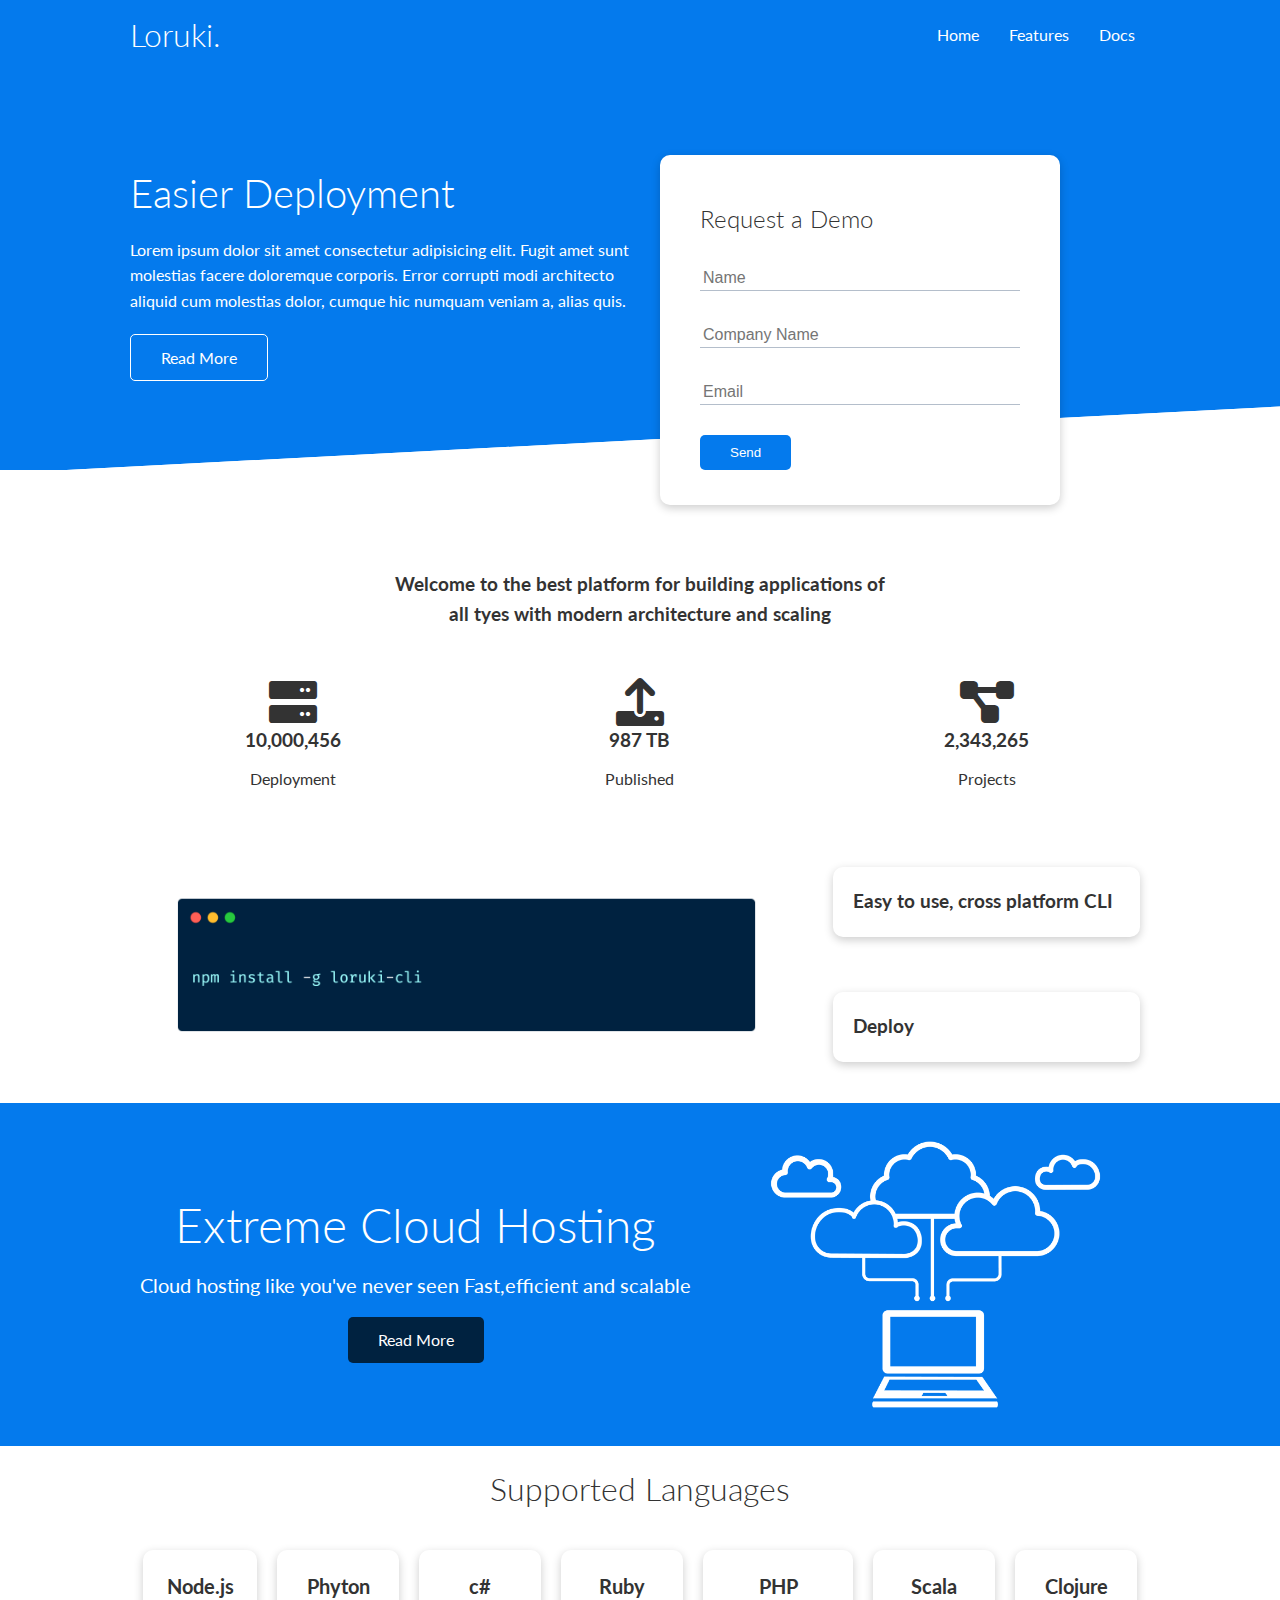
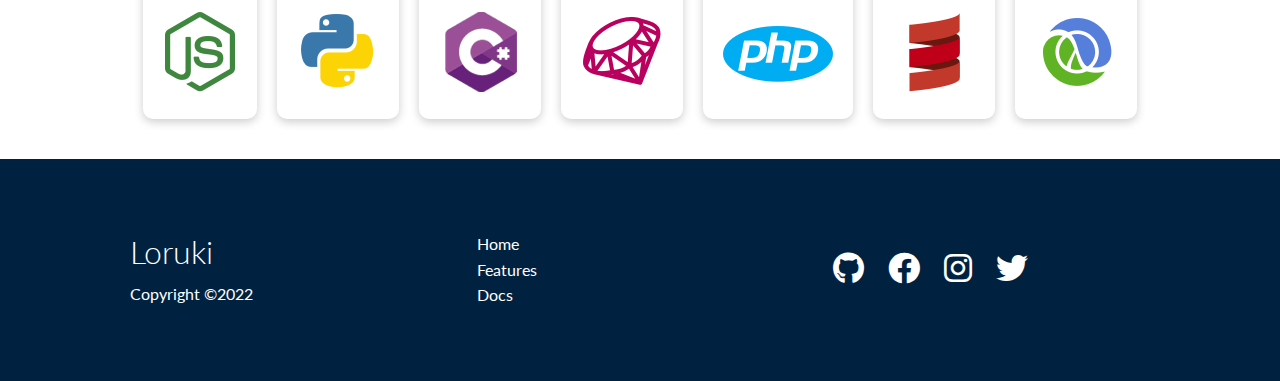
<file: index.html>
<!DOCTYPE html>
<html lang="en">
<head>
    <meta charset="UTF-8">
    <meta http-equiv="X-UA-Compatible" content="IE=edge">
    <meta name="viewport" content="width=device-width, initial-scale=1.0">
    <link rel="stylesheet" href="css/utilities.css">
    <link rel="stylesheet" href="css/style.css" >
    <link
    rel="stylesheet"
    href="https://cdnjs.cloudflare.com/ajax/libs/font-awesome/6.0.0/css/all.min.css"
    integrity="sha512-9usAa10IRO0HhonpyAIVpjrylPvoDwiPUiKdWk5t3PyolY1cOd4DSE0Ga+ri4AuTroPR5aQvXU9xC6qOPnzFeg=="
    crossorigin="anonymous"
    referrerpolicy="no-referrer"
  />
    <title>Loruki|cloud hosting</title>
</head>
<body>
    <!--Navbar-->
    <div class="navbar"> 
            <div class="container flex">
                <h1 class="logo">Loruki.</h1>
                <nav>
                    <ul>
                        <li ><a href="index.html">Home</a> </li>
                        <li ><a href="features.html"> Features</a></li>
                        <li ><a href="docs.html"> Docs</a></li>
                    </ul>
                </nav>

            </div>

    </div>
    <!--Showcase-->
    <section class="showcase">
       <div class="container grid">
           <div class="showcase-text">
               <h1>Easier Deployment</h1>
               <p>Lorem ipsum dolor sit amet consectetur adipisicing elit. Fugit amet sunt molestias facere doloremque corporis. Error corrupti modi architecto aliquid cum molestias dolor, cumque hic numquam veniam a, alias quis.</p>
               <a href="features.html" class="btn btn-outline"> Read More</a>
           </div>
           <div class="showcase-form card">
               <h2>Request a Demo</h2>
               <form>
                   <div class="form-control">
                    <input type="text" name="Name" placeholder="Name"required >
                   </div>
                   <div class="form-control">
                    <input type="text" name="Company" placeholder="Company Name"required >
                   </div>
                   <div class="form-control">
                    <input type="email" name="Name" placeholder="Email"required >
                   </div>
                   <input type="submit" value="Send" class="btn btn-primary">
               </form>
           </div>
       </div>


    </section>
    <!--Stats-->
    <section class="stats">
        <div class="container">
            <h3 class="stats-heading text-center my-1">
                Welcome to the best platform for building applications of all  tyes with modern architecture and scaling
            </h3>
            <div class="grid grid-3 text-center my-4">
                <div>
                   <i class="fas fa-server fa-3x"></i>
                   <h3>10,000,456</h3>
                   <p class="text-secondary">Deployment</p>
                </div>
                <div> <i class="fas fa-upload fa-3x"></i>
                    <h3>987 TB</h3>
                    <p class="text-secondary">Published</p></div>
                <div>
                    <i class="fas fa-project-diagram fa-3x"></i>
                    <h3> 2,343,265</h3>
                    <p class="text-secondary">Projects</p>
                </div>
            </div>
        </div>

    </section>
    <!--Cli-->
    <section class="cli">
        <div class="container grid">
            <img src="/images/cli.png" alt="">
            <div class="card">
                <h3>Easy to use, cross platform CLI </h3>
            </div>
            <div class="card">
                <h3>
                    Deploy
                </h3>
            </div>
        </div>
    </section>
    <!--Cloud-->
    <section class="cloud bg-primary my-2 py-2">
        <div class="container grid">
            <div class="text-center">
                <h2 class="lg">
                    Extreme Cloud Hosting
                </h2>
                <p class="lead my-1">Cloud hosting like     you've never seen Fast,efficient and scalable</p>
                <a href="features.html" class="btn btn-dark">Read More</a>
            </div>
            <img src="images/cloud.png " alt="">
        </div>
    </section>
    <!--Languages-->
    <section class ="languages">
        <h2 class="md text-center my-2">
            Supported Languages
        </h2>
        <div class="conainer flex">
            <div class="card">
                <h4>Node.js</h4>
                <img src="./images/node.png" alt="">
            </div>
            <div class="card">
                <h4>Phyton</h4>
                <img src="./images/python.png" alt="">
            </div>
            <div class="card">
                <h4>c#</h4>
                <img src="./images/csharp.png" alt="">
            </div>
            <div class="card">
                <h4>Ruby</h4>
                <img src="./images/ruby.png" alt="">
            </div>
            <div class="card">
                <h4>PHP</h4>
                <img src="./images/php.png" alt="">
            </div>
            <div class="card">
                <h4>Scala</h4>
                <img src="./images/scala.png" alt="">
            </div>
            <div class="card">
                <h4>Clojure</h4>
                <img src="./images/clojure.png" alt="">
            </div>
        </div>
    </section>
    <!--Footer-->
    <footer class="footer bg-dark py-5">
        <div class="container grid grid-3">
            <div>
            <h1>Loruki</h1>
            <p>Copyright &copy;2022</p>
            </div>
            <nav>
                <ul>
                <li ><a href="index.html">Home</a></li>
                <li ><a href="features.html">Features</a></li>
                <li ><a href="docs.html">Docs</a></li>
                </ul>
            </nav>
            <div class="social">
                <a href="#"><i class="fab fa-github fa-2x"></i></a>
                <a href="#"><i class="fab fa-facebook fa-2x"></i></a>
                <a href="#"><i class="fab fa-instagram fa-2x"></i></a>
                <a href="#"><i class="fab fa-twitter fa-2x"></i></a>
            </div>
        </div>
    </footer>
</body>
</html>
</file>
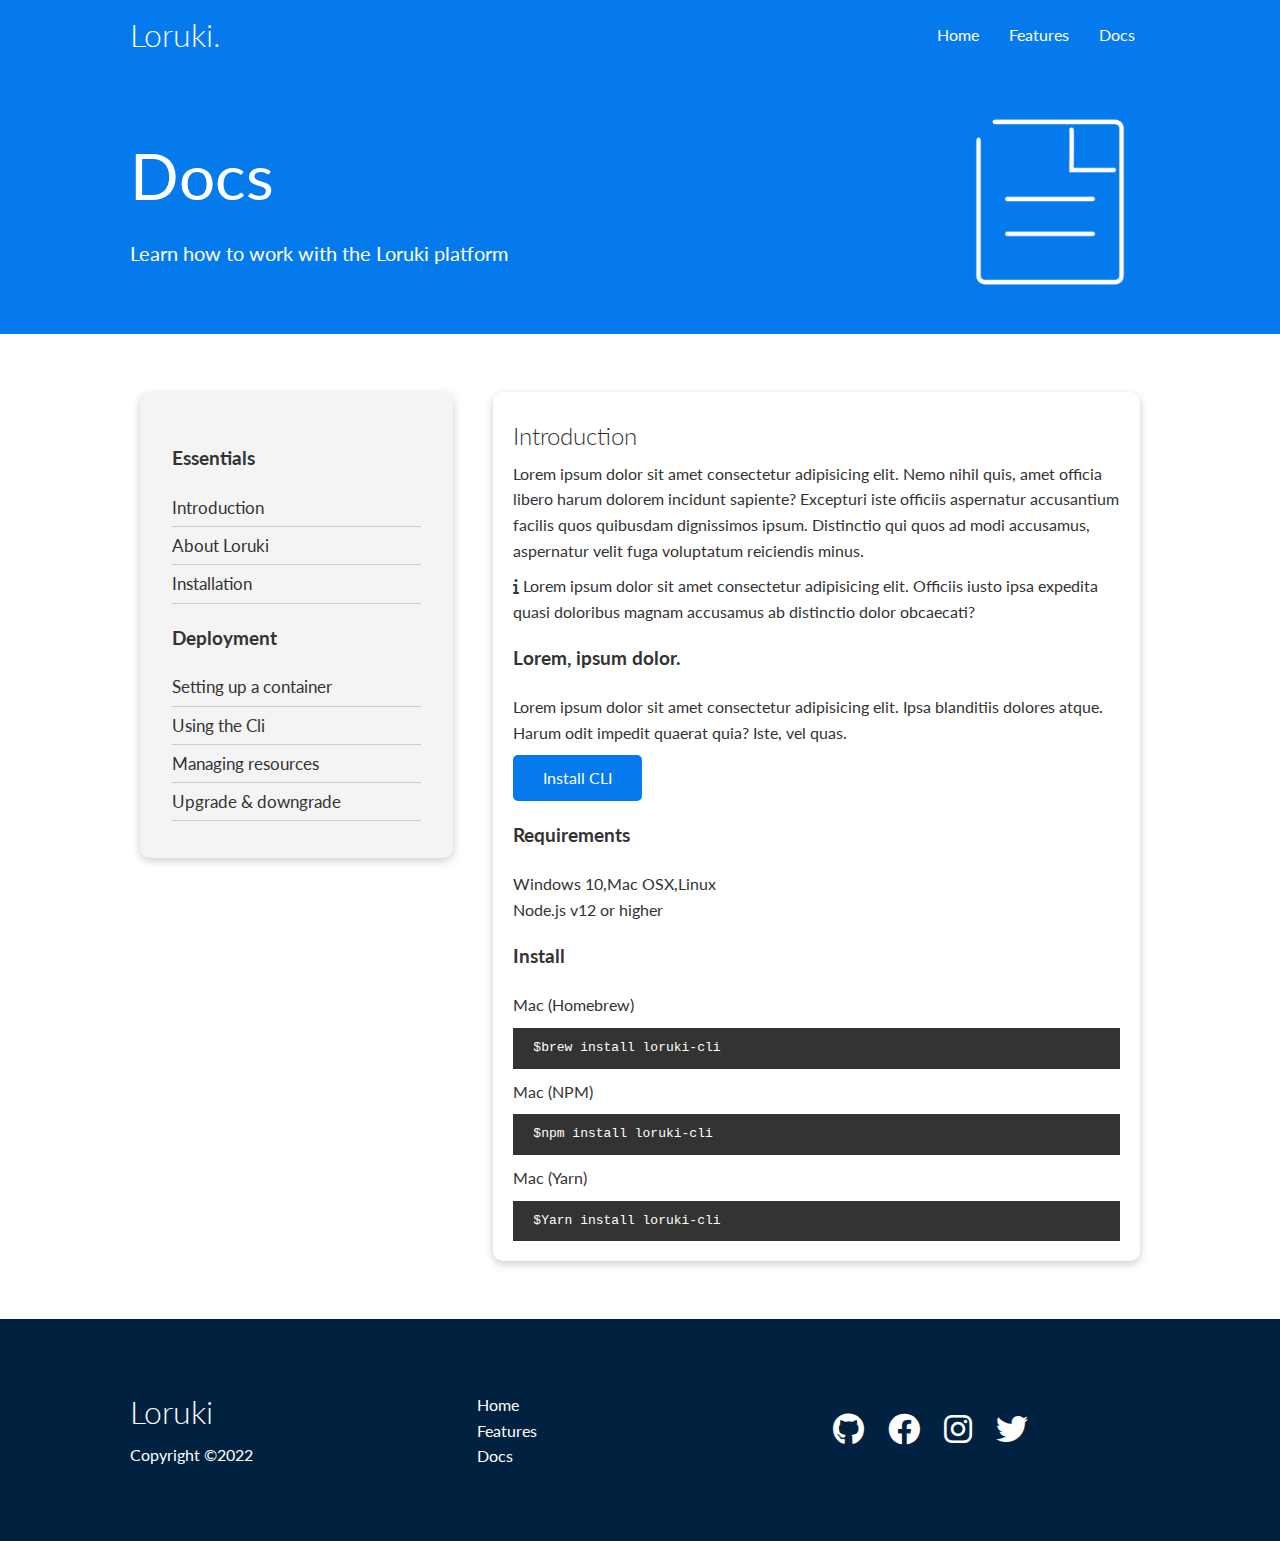
<file: docs.html>
<!DOCTYPE html>
<html lang="en">
  <head>
    <meta charset="UTF-8" />
    <meta http-equiv="X-UA-Compatible" content="IE=edge" />
    <meta name="viewport" content="width=device-width, initial-scale=1.0" />
    <link rel="stylesheet" href="css/utilities.css" />
    <link rel="stylesheet" href="css/style.css" />
    <link
      rel="stylesheet"
      href="https://cdnjs.cloudflare.com/ajax/libs/font-awesome/6.0.0/css/all.min.css"
      integrity="sha512-9usAa10IRO0HhonpyAIVpjrylPvoDwiPUiKdWk5t3PyolY1cOd4DSE0Ga+ri4AuTroPR5aQvXU9xC6qOPnzFeg=="
      crossorigin="anonymous"
      referrerpolicy="no-referrer"
    />
    <title>Loruki|cloud hosting</title>
  </head>
  <body>
    <!--Navbar-->
    <div class="navbar">
      <div class="container flex">
        <h1 class="logo">Loruki.</h1>
        <nav>
          <ul>
            <li><a href="index.html">Home</a></li>
            <li><a href="features.html"> Features</a></li>
            <li><a href="docs.html"> Docs</a></li>
          </ul>
        </nav>
      </div>
    </div>

    <!--Head-->
    <section class="docs-head bg-primary py-3">
      <div class="container grid">
        <div>
          <hi class="xl">Docs</hi>
          <p class="lead">Learn how to work with the Loruki platform</p>
        </div>
        <img src="images/docs.png" alt="" />
      </div>
    </section>
    <!--Docs main-->
    <section class="docs-main my-4">
      <div class="container grid">
        <div class="card bg-light p-3">
          <h3 class="my-2">Essentials</h3>
          <nav>
            <ul>
              <li><a class="text-primary" href="#">Introduction</a></li>
              <li><a href="#">About Loruki</a></li>
              <li><a href="#">Installation</a></li>
            </ul>
          </nav>

          <h3 class="my-2">Deployment</h3>
          <nav>
            <ul>
              <li><a href="#">Setting up a container</a></li>
              <li><a href="#">Using the Cli</a></li>
              <li><a href="#">Managing resources</a></li>
              <li><a href="#">Upgrade & downgrade</a></li>
            </ul>
          </nav>
        </div>
        <div class="card">
          <h2>Introduction</h2>
          <p>
            Lorem ipsum dolor sit amet consectetur adipisicing elit. Nemo nihil
            quis, amet officia libero harum dolorem incidunt sapiente? Excepturi
            iste officiis aspernatur accusantium facilis quos quibusdam
            dignissimos ipsum. Distinctio qui quos ad modi accusamus, aspernatur
            velit fuga voluptatum reiciendis minus.
          </p>
          <div class="alert alert-success">
            <i class="fas fa-info"></i>
            Lorem ipsum dolor sit amet consectetur adipisicing elit. Officiis
            iusto ipsa expedita quasi doloribus magnam accusamus ab distinctio
            dolor obcaecati?
          </div>
          <h3>Lorem, ipsum dolor.</h3>
          <p>
            Lorem ipsum dolor sit amet consectetur adipisicing elit. Ipsa
            blanditiis dolores atque. Harum odit impedit quaerat quia? Iste, vel
            quas.
          </p>
          <a href="" class="btn ntn-primary">Install CLI</a>
          <h3>Requirements</h3>
          <ul>
            <li>Windows 10,Mac OSX,Linux</li>
            <li>Node.js v12 or higher</li>
          </ul>
          <h3>Install</h3>
          <p>Mac (Homebrew)</p>
          <pre><code>$brew install loruki-cli</code></pre>
          <p>Mac (NPM)</p>
          <pre><code>$npm install loruki-cli</code></pre>
          <p>Mac (Yarn)</p>
          <pre><code>$Yarn install loruki-cli</code></pre>
        </div>
      </div>
    </section>
    <!--Footer-->
    <footer class="footer bg-dark py-5">
      <div class="container grid grid-3">
        <div>
          <h1>Loruki</h1>
          <p>Copyright &copy;2022</p>
        </div>
        <nav>
          <ul>
            <li><a href="index.html">Home</a></li>
            <li><a href="features.html">Features</a></li>
            <li><a href="docs.html">Docs</a></li>
          </ul>
        </nav>
        <div class="social">
          <a href="#"><i class="fab fa-github fa-2x"></i></a>
          <a href="#"><i class="fab fa-facebook fa-2x"></i></a>
          <a href="#"><i class="fab fa-instagram fa-2x"></i></a>
          <a href="#"><i class="fab fa-twitter fa-2x"></i></a>
        </div>
      </div>
    </footer>
  </body>
</html>
</file>
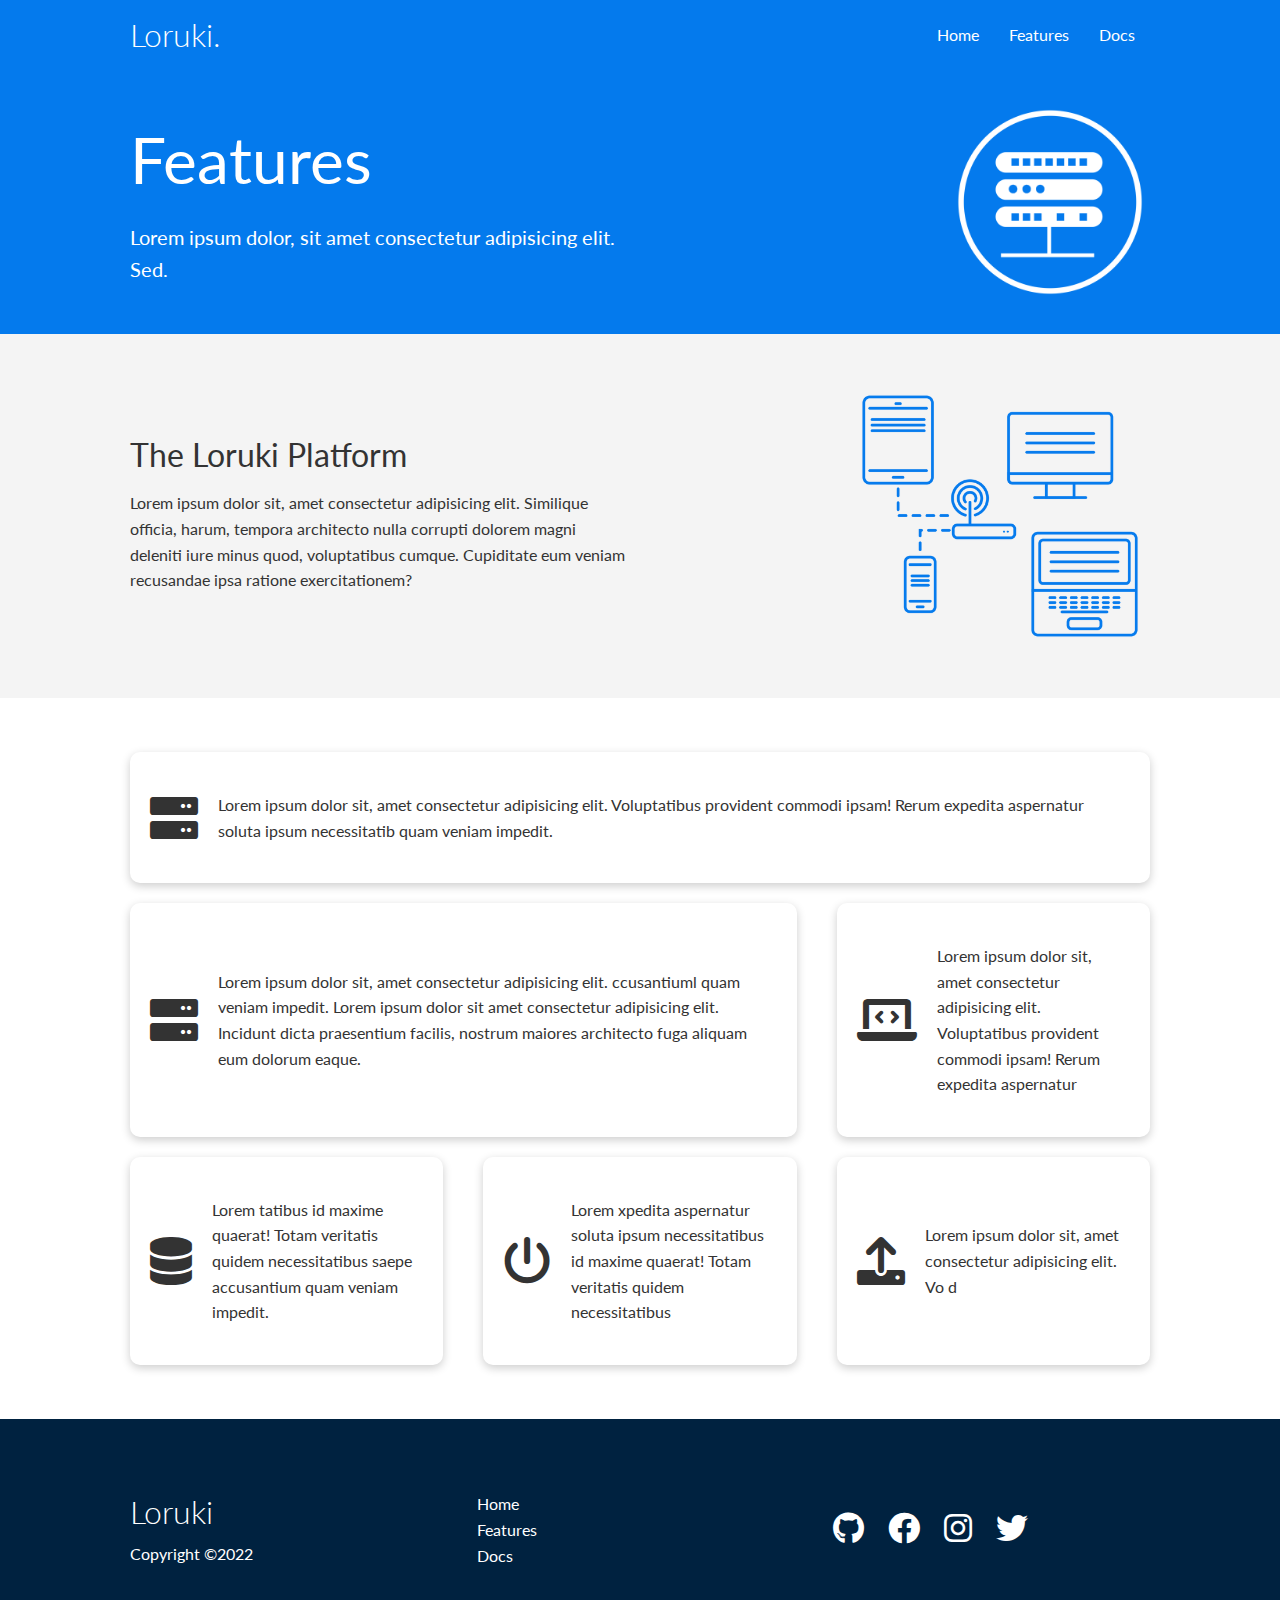
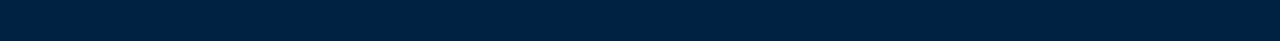
<file: features.html>
<!DOCTYPE html>
<html lang="en">
  <head>
    <meta charset="UTF-8" />
    <meta http-equiv="X-UA-Compatible" content="IE=edge" />
    <meta name="viewport" content="width=device-width, initial-scale=1.0" />
    <link rel="stylesheet" href="css/utilities.css" />
    <link rel="stylesheet" href="css/style.css" />
    <link
      rel="stylesheet"
      href="https://cdnjs.cloudflare.com/ajax/libs/font-awesome/6.0.0/css/all.min.css"
      integrity="sha512-9usAa10IRO0HhonpyAIVpjrylPvoDwiPUiKdWk5t3PyolY1cOd4DSE0Ga+ri4AuTroPR5aQvXU9xC6qOPnzFeg=="
      crossorigin="anonymous"
      referrerpolicy="no-referrer"
    />
    <title>Loruki|cloud hosting</title>
  </head>
  <body>
    <!--Navbar-->
    <div class="navbar">
      <div class="container flex">
        <h1 class="logo">Loruki.</h1>
        <nav>
          <ul>
            <li><a href="index.html">Home</a></li>
            <li><a href="features.html"> Features</a></li>
            <li><a href="docs.html"> Docs</a></li>
          </ul>
        </nav>
      </div>
    </div>

    <!--Head-->
    <section class="features-head bg-primary py-3">
      <div class="container grid">
        <div>
          <hi class="xl">Features</hi>
          <p class="lead">
            Lorem ipsum dolor, sit amet consectetur adipisicing elit. Sed.
          </p>
        </div>
        <img src="images/server.png" alt="" />
      </div>
    </section>

    <!--Sub head-->
    <section class="features-sub-head bg-light py-3">
      <div class="container grid">
        <div>
          <hi class="md">The Loruki Platform</hi>
          <p>
            Lorem ipsum dolor sit, amet consectetur adipisicing elit. Similique
            officia, harum, tempora architecto nulla corrupti dolorem magni
            deleniti iure minus quod, voluptatibus cumque. Cupiditate eum veniam
            recusandae ipsa ratione exercitationem?
          </p>
        </div>
        <img src="images/server2.png" alt="" />
      </div>
    </section>

    <section class="features-main my-2">
      <div class="container grid grid-3">
        <div class="card flex">
          <i class="fas fa-server fa-3x"></i>
          <p>
            Lorem ipsum dolor sit, amet consectetur adipisicing elit.
            Voluptatibus provident commodi ipsam! Rerum expedita aspernatur
            soluta ipsum necessitatib quam veniam impedit.
          </p>
        </div>

        <div class="card flex">
          <i class="fas fa-server fa-3x"></i>
          <p>
            Lorem ipsum dolor sit, amet consectetur adipisicing elit.
            ccusantiuml quam veniam impedit. Lorem ipsum dolor sit amet
            consectetur adipisicing elit. Incidunt dicta praesentium facilis,
            nostrum maiores architecto fuga aliquam eum dolorum eaque.
          </p>
        </div>

        <div class="card flex">
          <i class="fas fa-laptop-code fa-3x"></i>
          <p>
            Lorem ipsum dolor sit, amet consectetur adipisicing elit.
            Voluptatibus provident commodi ipsam! Rerum expedita aspernatur
          </p>
        </div>

        <div class="card flex">
          <i class="fas fa-database fa-3x"></i>
          <p>
            Lorem tatibus id maxime quaerat! Totam veritatis quidem
            necessitatibus saepe accusantium quam veniam impedit.
          </p>
        </div>

        <div class="card flex">
          <i class="fas fa-power-off fa-3x"></i>
          <p>
            Lorem xpedita aspernatur soluta ipsum necessitatibus id maxime
            quaerat! Totam veritatis quidem necessitatibus
          </p>
        </div>

        <div class="card flex">
          <i class="fas fa-upload fa-3x"></i>
          <p>Lorem ipsum dolor sit, amet consectetur adipisicing elit. Vo d</p>
        </div>
      </div>
    </section>
    <!--Footer-->
    <footer class="footer bg-dark py-5">
      <div class="container grid grid-3">
        <div>
          <h1>Loruki</h1>
          <p>Copyright &copy;2022</p>
        </div>
        <nav>
          <ul>
            <li><a href="index.html">Home</a></li>
            <li><a href="features.html">Features</a></li>
            <li><a href="docs.html">Docs</a></li>
          </ul>
        </nav>
        <div class="social">
          <a href="#"><i class="fab fa-github fa-2x"></i></a>
          <a href="#"><i class="fab fa-facebook fa-2x"></i></a>
          <a href="#"><i class="fab fa-instagram fa-2x"></i></a>
          <a href="#"><i class="fab fa-twitter fa-2x"></i></a>
        </div>
      </div>
    </footer>
  </body>
</html>
</file>
<file: css/utilities.css>
/*Utiities*/
.container{
    max-width: 1100px;
    margin: 0 auto ;
    overflow: relative;
    padding: 0  40px;
}
.card{
    background-color: #fff;
    color: #333;
    border-radius: 10px;
    box-shadow: 0 3px 10px rgba(0, 0, 0, 0.2);
    padding: 20px;
    margin: 10px;
}
.btn{
    display: inline-block;
    padding: 10px 30px;
    cursor: pointer;
    background: var(--primary-color);
    color:#fff ;
    border: none;
    border-radius: 5px;
     
}
.btn-outline{
    background-color: transparent;
    border: 1px #fff solid;
}
.btn:hover{
    transform: scale(0.98);
}
/* Backgrounds & coloured buttons */
.bg-primary,.btn-primary{
    background-color: var(--primary-color);
    color: #fff;
}
.bg-secondary,.btn-secondary{
    background-color: var(--secondary-color);
    color: #fff;
}
.bg-dark,.btn-dark{
    background-color: var(--dark-color);
    color: #fff;
}
.bg-light,.btn-light{
    background-color: var(--light-color);
    color:#333 ;
}
.bg-primary a,
.btn-primary a,
.bg-secondary a,
.btn-secondary a ,
.bg-dark a,
.btn-dark a{
    color: #fff;
    
}


/* Text sizes */
.lead{
    font-size: 20px;
}

.sm{
    font-size: 1rem;
}

.md{
    font-size: 2rem;
}

.lg{
    font-size: 3rem;
}

.xl{
    font-size: 4rem;
}

.text-center{
    text-align: center;
}


.flex{
    display: flex;
   justify-content:center;
   align-items: center;
   height: 100%;
}
 .grid{
    display: grid;
    grid-template-columns: 1fr 1fr;
    gap: 20px;
    justify-content: center;
    align-items: center;
    height: 100%;
}
.grid-3{
    grid-template-columns: 1fr 1fr 1fr;
}

/* Margin */

.my-1{
    margin: 1rem 0;
}

.my-2{
    margin: 1.5rem 0;
}

.my-3{
    margin: 2rem 0;
}

.my-4{
    margin: 3rem 0;
}

 
.my-5{
    margin: 4rem 0;
}



.m-1{
    margin: 1rem ;
}

.m-2{
    margin: 1.5rem ;
}

.m-3{
    margin: 2rem ;
}

.m-4{
    margin: 3rem ;
}

 
.m-5{
    margin: 4rem ;
}






/* Padding */

.py-1{
    padding: 1rem 0;
}

.py-2{
    padding: 1.5rem 0;
}

.py-3{
    padding: 2rem 0;
}

.py-4{
    padding: 3rem 0;
}

 
.py-5{
    padding: 4rem 0;
}



.p-1{
    padding: 1rem ;
}

.p-2{
    padding: 1.5rem ;
}

.p-3{
    padding: 2rem ;
}

.p-4{
    padding: 3rem ;
}

 
.p-5{
    padding: 4rem ;
}
</file>
<file: css/style.css>
@import url('https://fonts.googleapis.com/css2?family=Lato:wght@300&display=swap');
 
:root{
    --primary-color: #047aed;
    --secondary-color:#1c3fa8;
    --dark-color:#002240;
    --light-color:#f4f4f4;
    --success-color:#5cb85c;
    --error-color:#d9534f;
}
* {
 box-sizing: border-box;
padding: 0;
margin: 0;
}

body {
    font-family:'lato' ,'sans-serif';
    color: #333;
    line-height: 1.6;
}

ul {
    list-style-type:  none;

}


a {
 text-decoration: none;
}
h1,h2{
    font-weight: 300;
    line-height: 1.2;
    margin: 10px 0;
}


p {
    margin: 10px 0; 

}
img{
    width: 100%;
} 
code,pre{
    background: #333;
    color: #fff;
    padding: 10px;
}
.hidden{
    visibility:hidden;
    height: 0;
}
/* Navbar*/
.navbar{
    background-color:var(--primary-color) ;
    color: #fff;
    height: 70px;

}

.navbar ul{
    display: flex;
}
 
.navbar a{
    color: #fff;
    padding: 10px;
    margin: 0 5px;
}
.navbar a:hover{
    border-bottom: 2px #fff solid;
}
.navbar .flex{
    justify-content: space-between;
}
 /* Showcase */
.showcase{
    height:400px;
    background-color: var(--primary-color) ;
    color: #fff;
    position: relative;
}
.showcase h1{
    font-size: 40px;
}

.showcase p{
    margin: 20px 0;
}


.showcase.grid{
    overflow: visible ;
    grid-template-columns: 55% 45%;
    gap:30px;
}
.showcase-text{
    animation:slideInFromLeft 1s ease-in ;
}

.showcase-form {
    position: relative;
    top: 60px;
    height: 350px;
    width: 400px;
    padding: 40px;
    z-index: 100;
    animation:slideInFromRight 1s ease-in ;
}



.showcase-form .form-control{
    margin: 30px 0;
}

 
.showcase-form input[type='text'],
.showcase-form input[type='email']{
    border: 0;
    border-bottom: 1px solid  #b4becb;
    width:100%;
    padding: 3px;
    font-size: 16px;
}

.showcase-form input:focus{
    outline: none;
}
.showcase::before,.showcase::after{
    content: "";
    position: absolute;
    height: 100px;
    bottom: -70px;
    right: 0;
    left: 0;
    background: #fff;
    transform: skewY(-3deg);
    -webkit-transform: skewY(-3deg);
    -moz-transform: skewY(-3deg);
    -ms-transform: skewY(-3deg);
}
/* Stats */
.stats{
    padding-top: 100px;
    animation:slideInFromBottom 1s ease-in ;
}
 
.stats-heading{
    max-width: 500px;
    margin: auto;
}

.stats.grid h3{
    font-size: 35px;
} 
.stats.grid p{
    font-size: 20px;
    font-weight: bold;
}
 
/* Cli */
.cli .grid {
    grid-template-columns:repeat(3, 1fr);
    grid-template-rows: repeat(2, 1fr);
}
.cli .grid>*:first-child{
    grid-column: 1/span 2;
    grid-row:   1/span 2 ;
}

/* Cloud */
.cloud .grid{
    grid-template-columns: 4fr 3fr;
}
/* Languages */
.languages .flex{
    flex-wrap: wrap;
}
.languages .card{
    text-align: center;
    margin: 18px 10px 40px;
    transition: transform 0.2s  ease-in;
}
.languages .card h4{
    font-size: 20px;
    margin-bottom: 10px;
}

.languages .card:hover {
    transform: translateY(-15px);
}
/*Features*/
.features-head img,
.docs-head img{
    width: 200px;
    justify-self: flex-end;
}

.features-sub-head img{
    width : 300px;
    justify-self: flex-end;
}
.features-main .card > i{
    margin-right: 20px;
}
.features-main .grid{
    padding: 30px;
}
.features-main .grid > *:first-child{
   grid-column: 1 / span 3 ;
}
.features-main .grid > *:nth-child(2){
    grid-column: 1 / span 2;
 }
/*Docs*/
.docs-main h3{
    margin: 20px 0;
}
.docs-main .grid{
    grid-template-columns: 1fr 2fr;
    align-items: flex-start;
}
.docs-main nav li  {
    font-size: 17px;
    padding-bottom: 5px;
    margin-bottom: 5px;
    border-bottom: 1px #ccc solid;
   ;
}
.docs-main nav li a{
    color: #333 
}
.docs-main a:hover{
    font-weight: bold;
}

/* Footer */
.footer .social a {
    margin: 0 10px;
}
/* Animation */
@keyframes slideInFromLeft {
    0%{
        transform: translateX(-100%);
    }
    100%{
        transform: translateX(0);
    }
    
}

@keyframes slideInFromRight {
    0%{
        transform: translateX(100%);
    }
    100%{
        transform: translateX(0);
    }
    
}

@keyframes slideInFromTop {
    0%{
        transform: translateY(-100%);
    }
    100%{
        transform: translateX(0);
    }
    
}

@keyframes slideInFromBottom {
    0%{
        transform: translateY(100%);
    }
    100%{
        transform: translateX(0);
    }
    
}

/* Tablets and under */
@media (max-width :768px) {    
    .grid,
    .showcase.grid
    .stats.grid,
    .cli .grid,
    .cloud.grid,
    .features-main .grid,
    .docs-main .grid{
        grid-template-columns: 1fr;
        grid-template-rows: 1fr;
    }   
    .showcase{
        height: auto;
    }
    .showcase-text{
        text-align:center;
        margin-top: 40px;
        animation:slideInFromTop 1s ease-in ;
    }
    .showcase-form{
        justify-self: center;
        margin: auto;
        animation:slideInFromBottom 1s ease-in ;
    }
    .cli .grid >*:first-child{
        grid-column: 1;
        grid-row:   1 ;
    }
    .features-head,
    .features-sub-head
    .docs-head{
        text-align: center;
    }

    .features-head img,
    .features-sub-head img,
    .docs-head  img {
        justify-self: center;
    }
    .features-main .grid> *:first-child,
    .features-main .grid> *:nth-child(2){
        grid-column: 1;
    }

}

/* Mobile */
 @media(max-width:500px){
     .navbar{
         height: 110px;
     }
     .navbar .flex{
        flex-direction: column;
     }
     .navbar ul{
         padding: 10px;
         background-color: rgba(0, 0, 0, 0.1);
     }

 }
</file>
